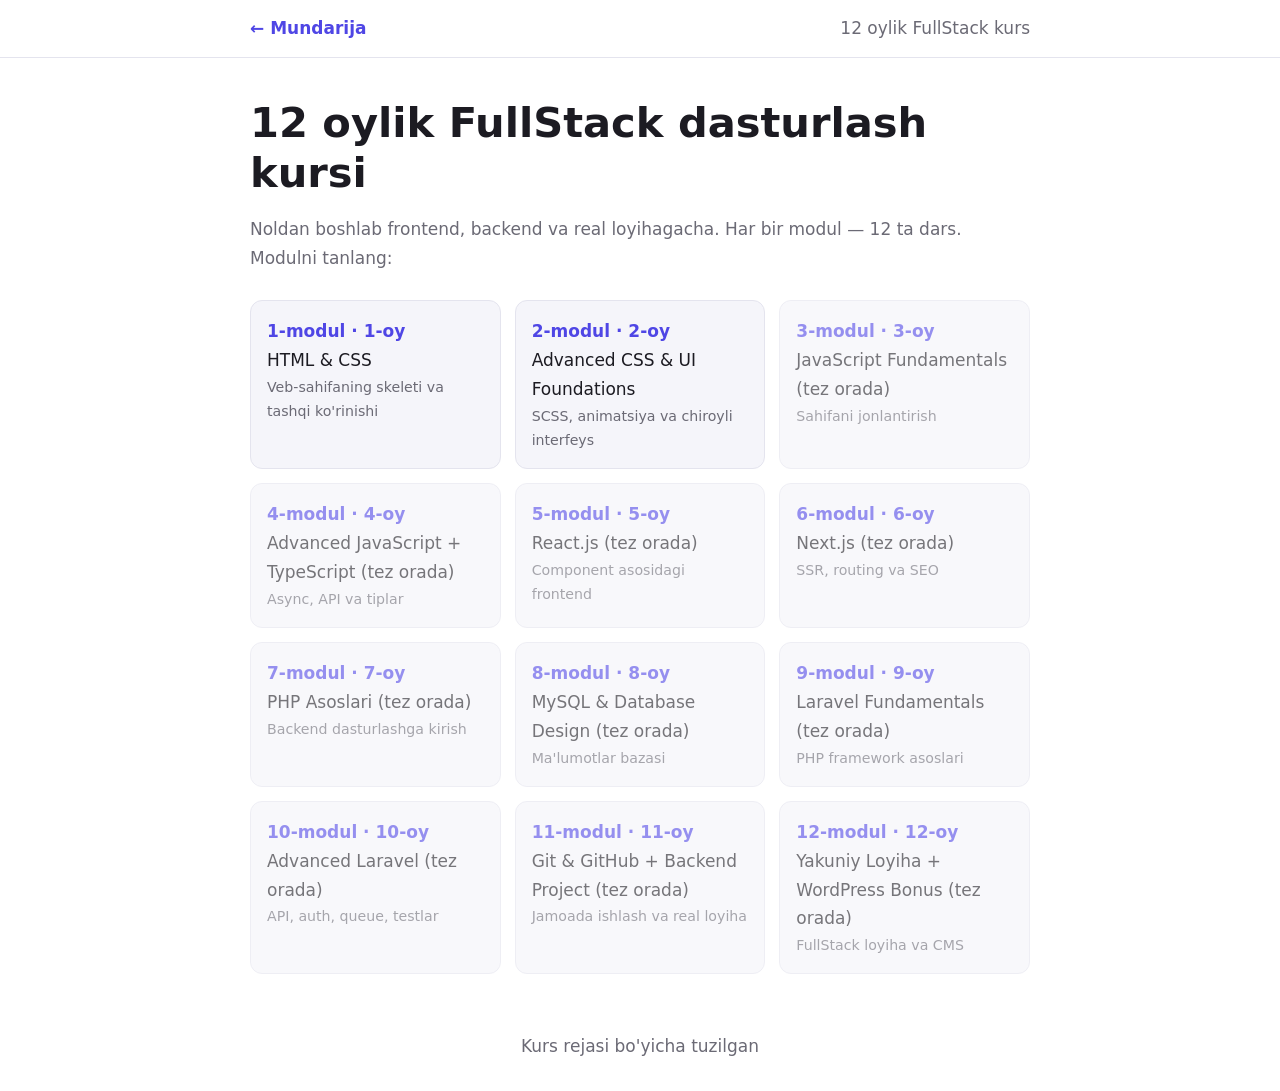
<file: index.html>
<!doctype html>
<html lang="uz">
    <head>
        <meta charset="UTF-8" />
        <meta name="viewport" content="width=device-width,initial-scale=1" />
        <title>12 oylik FullStack kursi</title>
        <link rel="stylesheet" href="./css/style.css" />
    </head>
    <body>
        <header class="top">
            <div class="wrap">
                <a href="index.html">← Mundarija</a
                ><span class="sub">12 oylik FullStack kurs</span>
            </div>
        </header>
        <div class="wrap">
            <h1>12 oylik FullStack dasturlash kursi</h1>
            <p class="sub">
                Noldan boshlab frontend, backend va real loyihagacha. Har bir
                modul — 12 ta dars. Modulni tanlang:
            </p>
            <div class="grid">
                <a class="card" href="modul-01.html"
                    ><b>1-modul · 1-oy</b><br />HTML &amp; CSS<small
                        >Veb-sahifaning skeleti va tashqi ko'rinishi</small
                    ></a
                ><a class="card" href="modul-02.html"
                    ><b>2-modul · 2-oy</b><br />Advanced CSS &amp; UI
                    Foundations<small
                        >SCSS, animatsiya va chiroyli interfeys</small
                    ></a
                ><a class="card soon" href="modul-03.html"
                    ><b>3-modul · 3-oy</b><br />JavaScript Fundamentals (tez
                    orada)<small>Sahifani jonlantirish</small></a
                ><a class="card soon" href="modul-04.html"
                    ><b>4-modul · 4-oy</b><br />Advanced JavaScript + TypeScript
                    (tez orada)<small>Async, API va tiplar</small></a
                ><a class="card soon" href="modul-05.html"
                    ><b>5-modul · 5-oy</b><br />React.js (tez orada)<small
                        >Component asosidagi frontend</small
                    ></a
                ><a class="card soon" href="modul-06.html"
                    ><b>6-modul · 6-oy</b><br />Next.js (tez orada)<small
                        >SSR, routing va SEO</small
                    ></a
                ><a class="card soon" href="modul-07.html"
                    ><b>7-modul · 7-oy</b><br />PHP Asoslari (tez orada)<small
                        >Backend dasturlashga kirish</small
                    ></a
                ><a class="card soon" href="modul-08.html"
                    ><b>8-modul · 8-oy</b><br />MySQL &amp; Database Design (tez
                    orada)<small>Ma'lumotlar bazasi</small></a
                ><a class="card soon" href="modul-09.html"
                    ><b>9-modul · 9-oy</b><br />Laravel Fundamentals (tez
                    orada)<small>PHP framework asoslari</small></a
                ><a class="card soon" href="modul-10.html"
                    ><b>10-modul · 10-oy</b><br />Advanced Laravel (tez
                    orada)<small>API, auth, queue, testlar</small></a
                ><a class="card soon" href="modul-11.html"
                    ><b>11-modul · 11-oy</b><br />Git &amp; GitHub + Backend
                    Project (tez orada)<small
                        >Jamoada ishlash va real loyiha</small
                    ></a
                ><a class="card soon" href="modul-12.html"
                    ><b>12-modul · 12-oy</b><br />Yakuniy Loyiha + WordPress
                    Bonus (tez orada)<small>FullStack loyiha va CMS</small></a
                >
            </div>
            <footer>Kurs rejasi bo'yicha tuzilgan</footer>
        </div>
    </body>
</html>
</file>
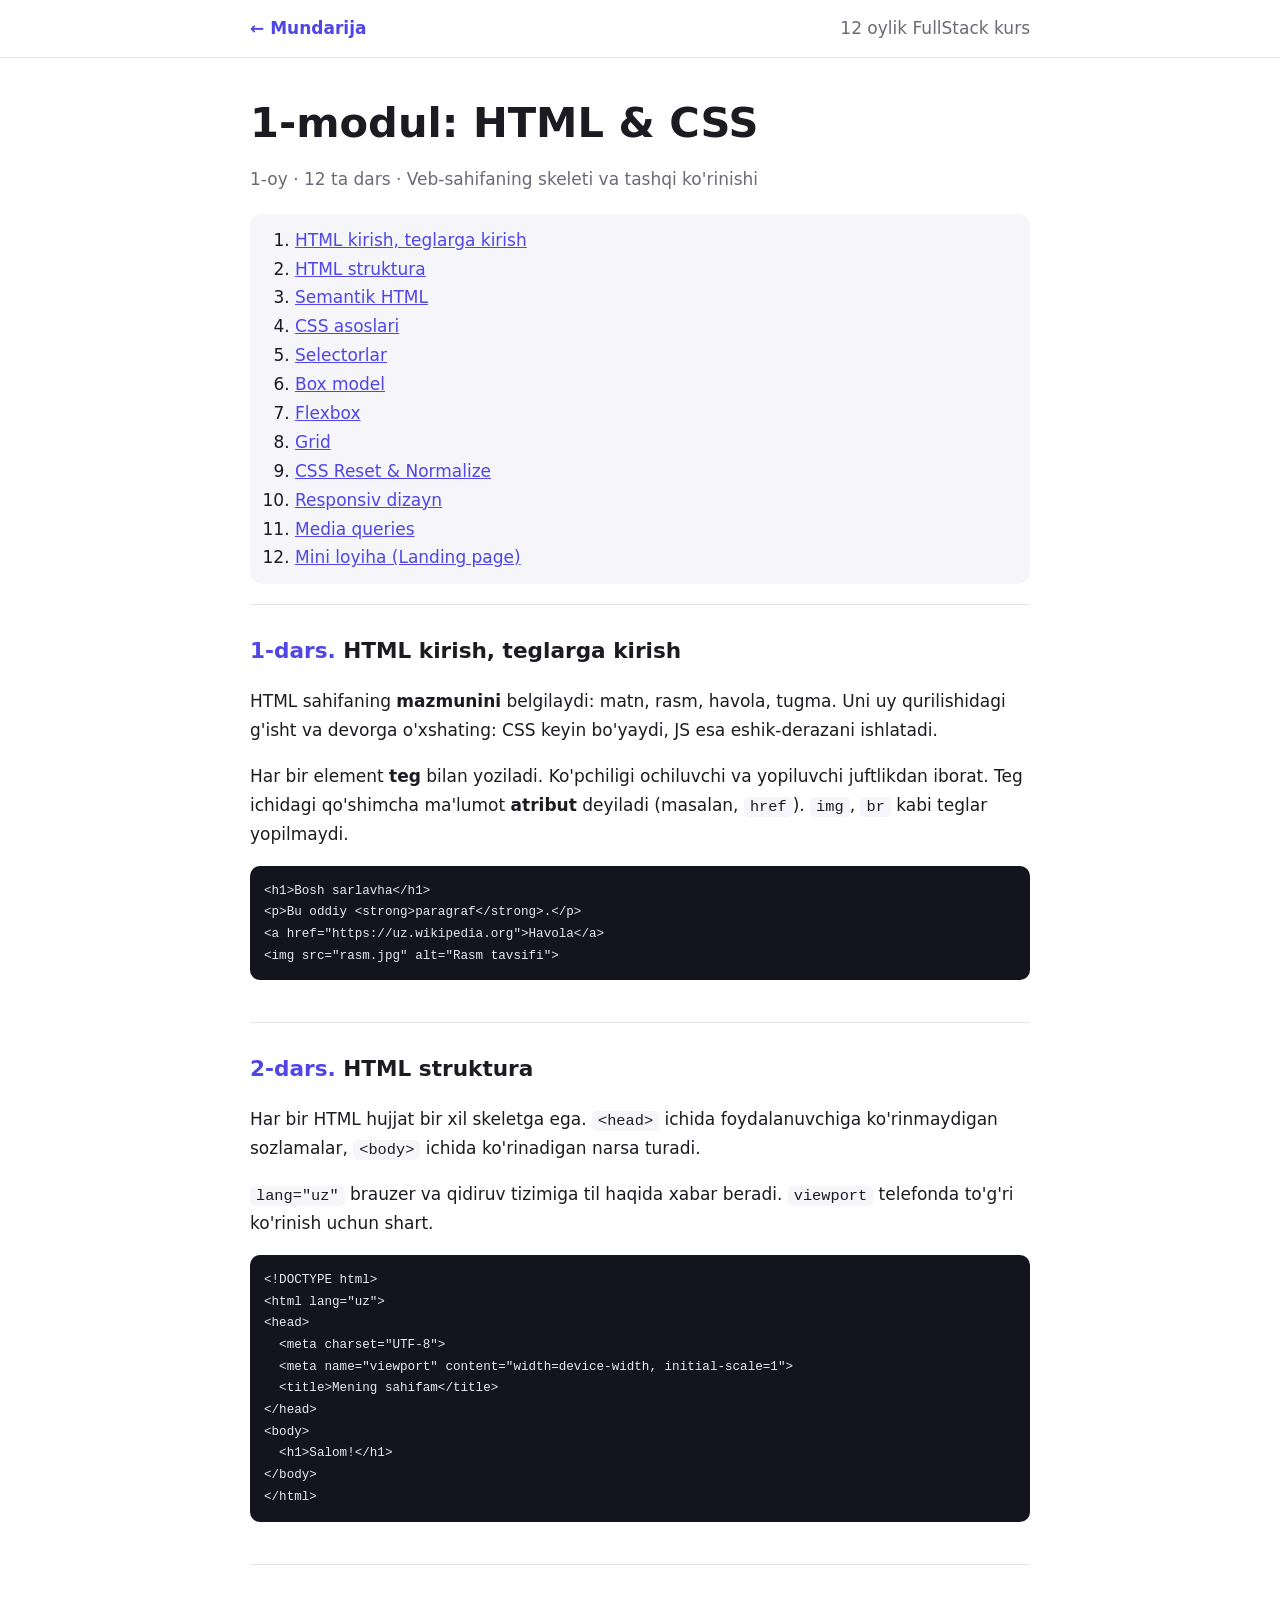
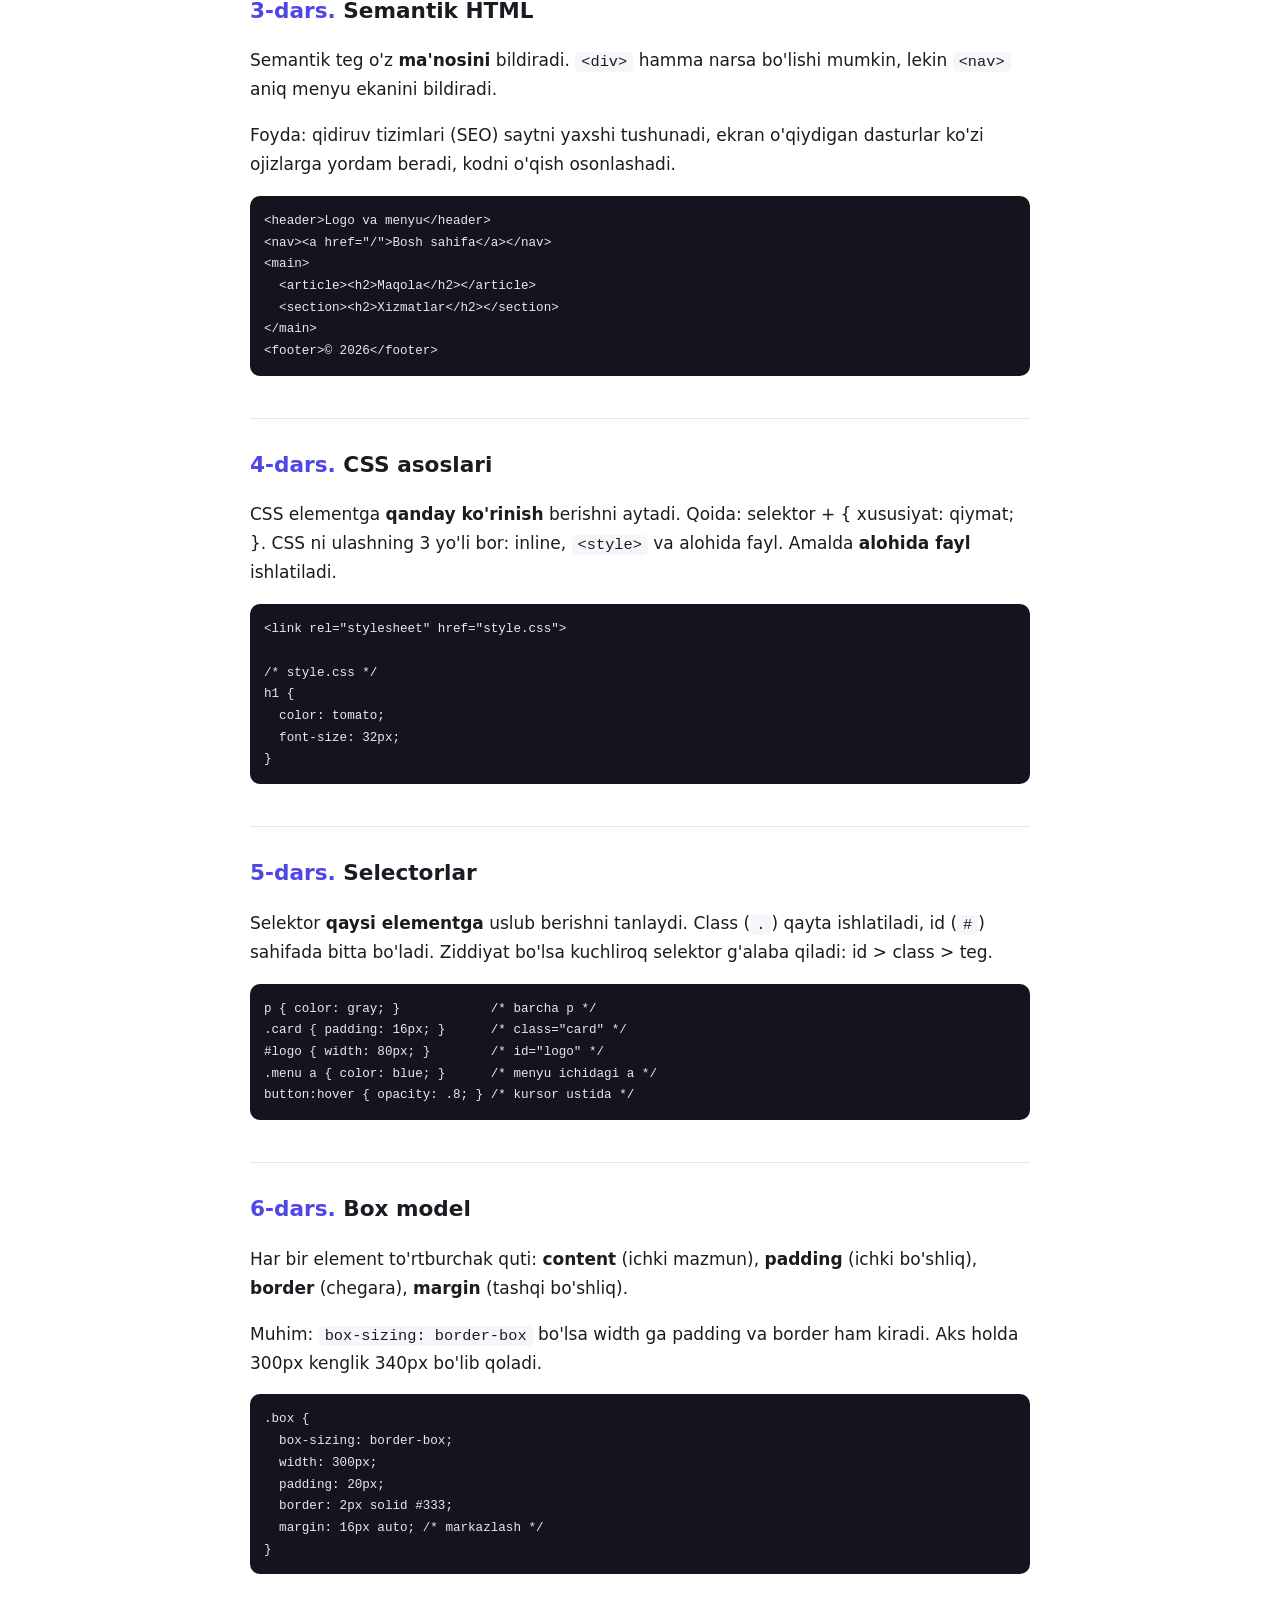
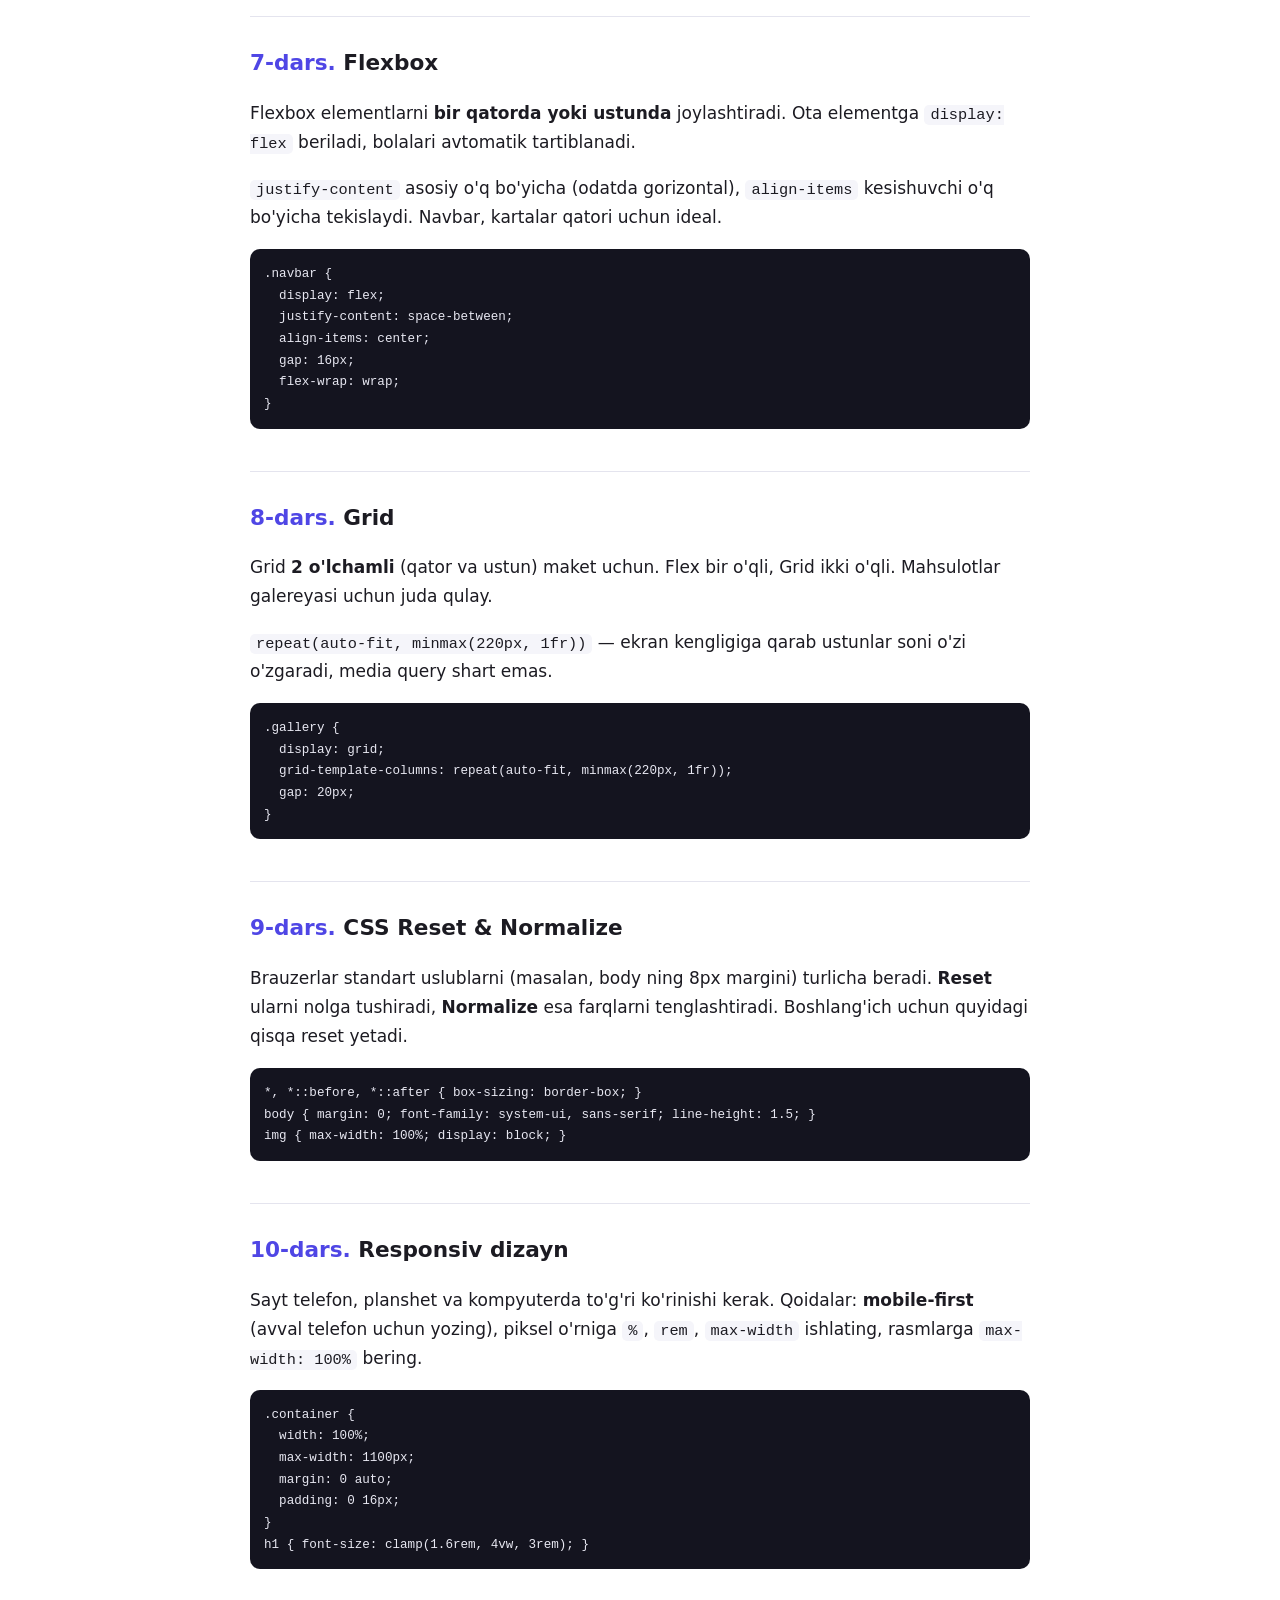
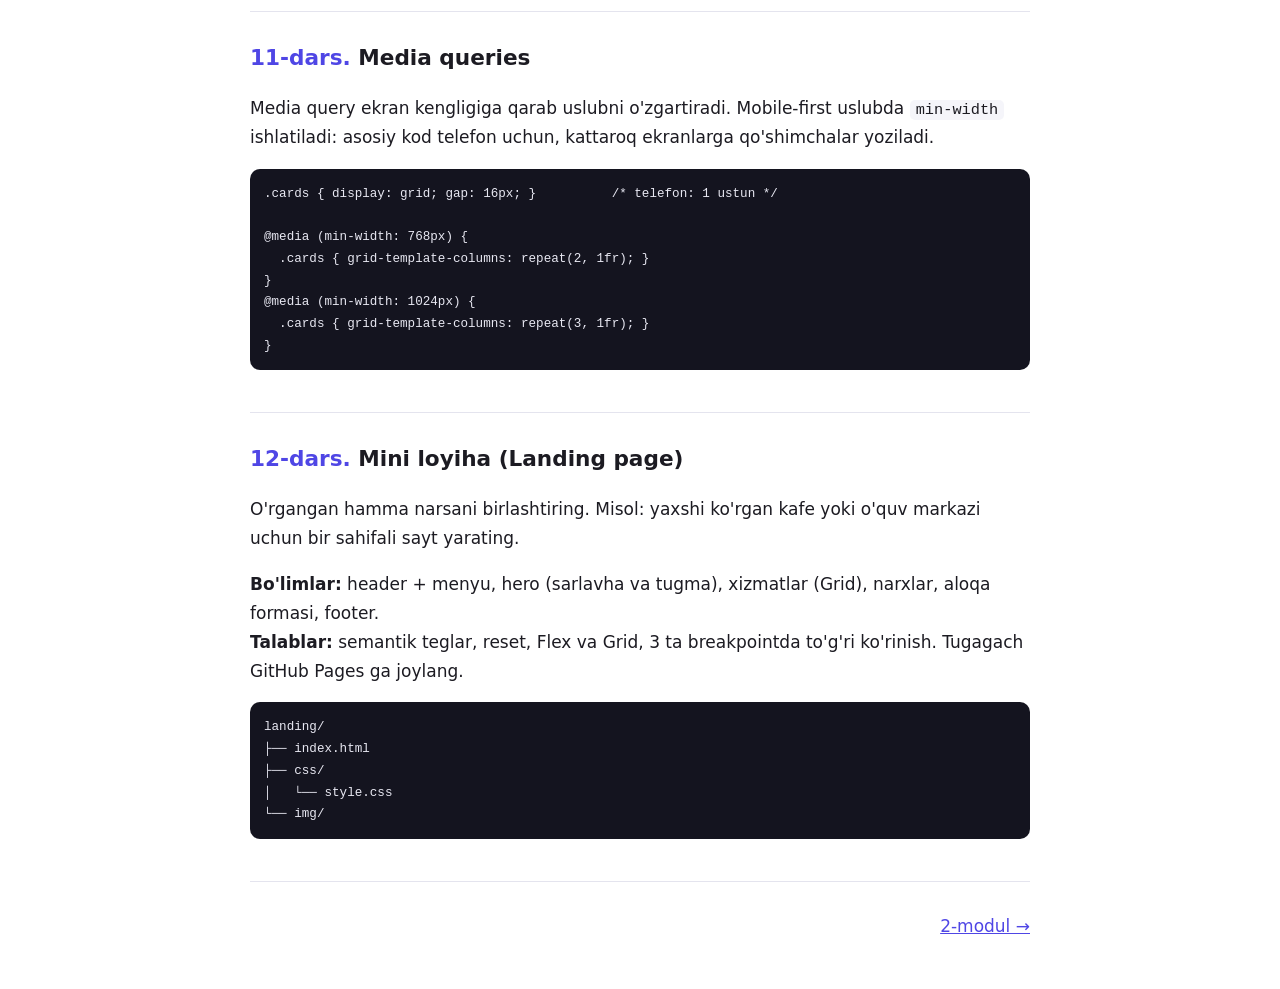
<file: modul-01.html>
<!doctype html>
<html lang="uz">
    <head>
        <meta charset="UTF-8" />
        <meta name="viewport" content="width=device-width,initial-scale=1" />
        <title>1-modul: HTML & CSS</title>
        <link rel="stylesheet" href="./css/style.css" />
    </head>
    <body>
        <header class="top">
            <div class="wrap">
                <a href="index.html">← Mundarija</a
                ><span class="sub">12 oylik FullStack kurs</span>
            </div>
        </header>
        <div class="wrap">
            <h1>1-modul: HTML &amp; CSS</h1>
            <p class="sub">
                1-oy · 12 ta dars · Veb-sahifaning skeleti va tashqi ko'rinishi
            </p>
            <ol class="toc">
                <li><a href="#d1">HTML kirish, teglarga kirish</a></li>
                <li><a href="#d2">HTML struktura</a></li>
                <li><a href="#d3">Semantik HTML</a></li>
                <li><a href="#d4">CSS asoslari</a></li>
                <li><a href="#d5">Selectorlar</a></li>
                <li><a href="#d6">Box model</a></li>
                <li><a href="#d7">Flexbox</a></li>
                <li><a href="#d8">Grid</a></li>
                <li><a href="#d9">CSS Reset &amp; Normalize</a></li>
                <li><a href="#d10">Responsiv dizayn</a></li>
                <li><a href="#d11">Media queries</a></li>
                <li><a href="#d12">Mini loyiha (Landing page)</a></li>
            </ol>
            <section class="lesson" id="d1">
                <h2>
                    <span class="n">1-dars.</span> HTML kirish, teglarga kirish
                </h2>
                <p>
                    HTML sahifaning <b>mazmunini</b> belgilaydi: matn, rasm,
                    havola, tugma. Uni uy qurilishidagi g'isht va devorga
                    o'xshating: CSS keyin bo'yaydi, JS esa eshik-derazani
                    ishlatadi.
                </p>
                <p>
                    Har bir element <b>teg</b> bilan yoziladi. Ko'pchiligi
                    ochiluvchi va yopiluvchi juftlikdan iborat. Teg ichidagi
                    qo'shimcha ma'lumot <b>atribut</b> deyiladi (masalan,
                    <code>href</code>). <code>img</code>, <code>br</code> kabi
                    teglar yopilmaydi.
                </p>
                <pre><code>&lt;h1&gt;Bosh sarlavha&lt;/h1&gt;
&lt;p&gt;Bu oddiy &lt;strong&gt;paragraf&lt;/strong&gt;.&lt;/p&gt;
&lt;a href=&quot;https://uz.wikipedia.org&quot;&gt;Havola&lt;/a&gt;
&lt;img src=&quot;rasm.jpg&quot; alt=&quot;Rasm tavsifi&quot;&gt;</code></pre>
            </section>
            <section class="lesson" id="d2">
                <h2><span class="n">2-dars.</span> HTML struktura</h2>
                <p>
                    Har bir HTML hujjat bir xil skeletga ega.
                    <code>&lt;head&gt;</code> ichida foydalanuvchiga
                    ko'rinmaydigan sozlamalar, <code>&lt;body&gt;</code> ichida
                    ko'rinadigan narsa turadi.
                </p>
                <p>
                    <code>lang="uz"</code> brauzer va qidiruv tizimiga til
                    haqida xabar beradi. <code>viewport</code> telefonda to'g'ri
                    ko'rinish uchun shart.
                </p>
                <pre><code>&lt;!DOCTYPE html&gt;
&lt;html lang=&quot;uz&quot;&gt;
&lt;head&gt;
  &lt;meta charset=&quot;UTF-8&quot;&gt;
  &lt;meta name=&quot;viewport&quot; content=&quot;width=device-width, initial-scale=1&quot;&gt;
  &lt;title&gt;Mening sahifam&lt;/title&gt;
&lt;/head&gt;
&lt;body&gt;
  &lt;h1&gt;Salom!&lt;/h1&gt;
&lt;/body&gt;
&lt;/html&gt;</code></pre>
            </section>
            <section class="lesson" id="d3">
                <h2><span class="n">3-dars.</span> Semantik HTML</h2>
                <p>
                    Semantik teg o'z <b>ma'nosini</b> bildiradi.
                    <code>&lt;div&gt;</code> hamma narsa bo'lishi mumkin, lekin
                    <code>&lt;nav&gt;</code> aniq menyu ekanini bildiradi.
                </p>
                <p>
                    Foyda: qidiruv tizimlari (SEO) saytni yaxshi tushunadi,
                    ekran o'qiydigan dasturlar ko'zi ojizlarga yordam beradi,
                    kodni o'qish osonlashadi.
                </p>
                <pre><code>&lt;header&gt;Logo va menyu&lt;/header&gt;
&lt;nav&gt;&lt;a href=&quot;/&quot;&gt;Bosh sahifa&lt;/a&gt;&lt;/nav&gt;
&lt;main&gt;
  &lt;article&gt;&lt;h2&gt;Maqola&lt;/h2&gt;&lt;/article&gt;
  &lt;section&gt;&lt;h2&gt;Xizmatlar&lt;/h2&gt;&lt;/section&gt;
&lt;/main&gt;
&lt;footer&gt;© 2026&lt;/footer&gt;</code></pre>
            </section>
            <section class="lesson" id="d4">
                <h2><span class="n">4-dars.</span> CSS asoslari</h2>
                <p>
                    CSS elementga <b>qanday ko'rinish</b> berishni aytadi.
                    Qoida: selektor + { xususiyat: qiymat; }. CSS ni ulashning 3
                    yo'li bor: inline, <code>&lt;style&gt;</code> va alohida
                    fayl. Amalda <b>alohida fayl</b> ishlatiladi.
                </p>
                <pre><code>&lt;link rel=&quot;stylesheet&quot; href=&quot;style.css&quot;&gt;

/* style.css */
h1 {
  color: tomato;
  font-size: 32px;
}</code></pre>
            </section>
            <section class="lesson" id="d5">
                <h2><span class="n">5-dars.</span> Selectorlar</h2>
                <p>
                    Selektor <b>qaysi elementga</b> uslub berishni tanlaydi.
                    Class (<code>.</code>) qayta ishlatiladi, id
                    (<code>#</code>) sahifada bitta bo'ladi. Ziddiyat bo'lsa
                    kuchliroq selektor g'alaba qiladi: id &gt; class &gt; teg.
                </p>
                <pre><code>p { color: gray; }            /* barcha p */
.card { padding: 16px; }      /* class=&quot;card&quot; */
#logo { width: 80px; }        /* id=&quot;logo&quot; */
.menu a { color: blue; }      /* menyu ichidagi a */
button:hover { opacity: .8; } /* kursor ustida */</code></pre>
            </section>
            <section class="lesson" id="d6">
                <h2><span class="n">6-dars.</span> Box model</h2>
                <p>
                    Har bir element to'rtburchak quti: <b>content</b> (ichki
                    mazmun), <b>padding</b> (ichki bo'shliq),
                    <b>border</b> (chegara), <b>margin</b> (tashqi bo'shliq).
                </p>
                <p>
                    Muhim: <code>box-sizing: border-box</code> bo'lsa width ga
                    padding va border ham kiradi. Aks holda 300px kenglik 340px
                    bo'lib qoladi.
                </p>
                <pre><code>.box {
  box-sizing: border-box;
  width: 300px;
  padding: 20px;
  border: 2px solid #333;
  margin: 16px auto; /* markazlash */
}</code></pre>
            </section>
            <section class="lesson" id="d7">
                <h2><span class="n">7-dars.</span> Flexbox</h2>
                <p>
                    Flexbox elementlarni
                    <b>bir qatorda yoki ustunda</b> joylashtiradi. Ota elementga
                    <code>display: flex</code> beriladi, bolalari avtomatik
                    tartiblanadi.
                </p>
                <p>
                    <code>justify-content</code> asosiy o'q bo'yicha (odatda
                    gorizontal), <code>align-items</code> kesishuvchi o'q
                    bo'yicha tekislaydi. Navbar, kartalar qatori uchun ideal.
                </p>
                <pre><code>.navbar {
  display: flex;
  justify-content: space-between;
  align-items: center;
  gap: 16px;
  flex-wrap: wrap;
}</code></pre>
            </section>
            <section class="lesson" id="d8">
                <h2><span class="n">8-dars.</span> Grid</h2>
                <p>
                    Grid <b>2 o'lchamli</b> (qator va ustun) maket uchun. Flex
                    bir o'qli, Grid ikki o'qli. Mahsulotlar galereyasi uchun
                    juda qulay.
                </p>
                <p>
                    <code>repeat(auto-fit, minmax(220px, 1fr))</code> — ekran
                    kengligiga qarab ustunlar soni o'zi o'zgaradi, media query
                    shart emas.
                </p>
                <pre><code>.gallery {
  display: grid;
  grid-template-columns: repeat(auto-fit, minmax(220px, 1fr));
  gap: 20px;
}</code></pre>
            </section>
            <section class="lesson" id="d9">
                <h2>
                    <span class="n">9-dars.</span> CSS Reset &amp; Normalize
                </h2>
                <p>
                    Brauzerlar standart uslublarni (masalan, body ning 8px
                    margini) turlicha beradi. <b>Reset</b> ularni nolga
                    tushiradi, <b>Normalize</b> esa farqlarni tenglashtiradi.
                    Boshlang'ich uchun quyidagi qisqa reset yetadi.
                </p>
                <pre><code>*, *::before, *::after { box-sizing: border-box; }
body { margin: 0; font-family: system-ui, sans-serif; line-height: 1.5; }
img { max-width: 100%; display: block; }</code></pre>
            </section>
            <section class="lesson" id="d10">
                <h2><span class="n">10-dars.</span> Responsiv dizayn</h2>
                <p>
                    Sayt telefon, planshet va kompyuterda to'g'ri ko'rinishi
                    kerak. Qoidalar: <b>mobile-first</b> (avval telefon uchun
                    yozing), piksel o'rniga <code>%</code>, <code>rem</code>,
                    <code>max-width</code> ishlating, rasmlarga
                    <code>max-width: 100%</code> bering.
                </p>
                <pre><code>.container {
  width: 100%;
  max-width: 1100px;
  margin: 0 auto;
  padding: 0 16px;
}
h1 { font-size: clamp(1.6rem, 4vw, 3rem); }</code></pre>
            </section>
            <section class="lesson" id="d11">
                <h2><span class="n">11-dars.</span> Media queries</h2>
                <p>
                    Media query ekran kengligiga qarab uslubni o'zgartiradi.
                    Mobile-first uslubda <code>min-width</code> ishlatiladi:
                    asosiy kod telefon uchun, kattaroq ekranlarga qo'shimchalar
                    yoziladi.
                </p>
                <pre><code>.cards { display: grid; gap: 16px; }          /* telefon: 1 ustun */

@media (min-width: 768px) {
  .cards { grid-template-columns: repeat(2, 1fr); }
}
@media (min-width: 1024px) {
  .cards { grid-template-columns: repeat(3, 1fr); }
}</code></pre>
            </section>
            <section class="lesson" id="d12">
                <h2>
                    <span class="n">12-dars.</span> Mini loyiha (Landing page)
                </h2>
                <p>
                    O'rgangan hamma narsani birlashtiring. Misol: yaxshi ko'rgan
                    kafe yoki o'quv markazi uchun bir sahifali sayt yarating.
                </p>
                <p>
                    <b>Bo'limlar:</b> header + menyu, hero (sarlavha va tugma),
                    xizmatlar (Grid), narxlar, aloqa formasi, footer.<br /><b
                        >Talablar:</b
                    >
                    semantik teglar, reset, Flex va Grid, 3 ta breakpointda
                    to'g'ri ko'rinish. Tugagach GitHub Pages ga joylang.
                </p>
                <pre><code>landing/
├── index.html
├── css/
│   └── style.css
└── img/</code></pre>
            </section>
            <div class="nav">
                <span></span><a href="modul-02.html">2-modul →</a>
            </div>
        </div>
    </body>
</html>
</file>
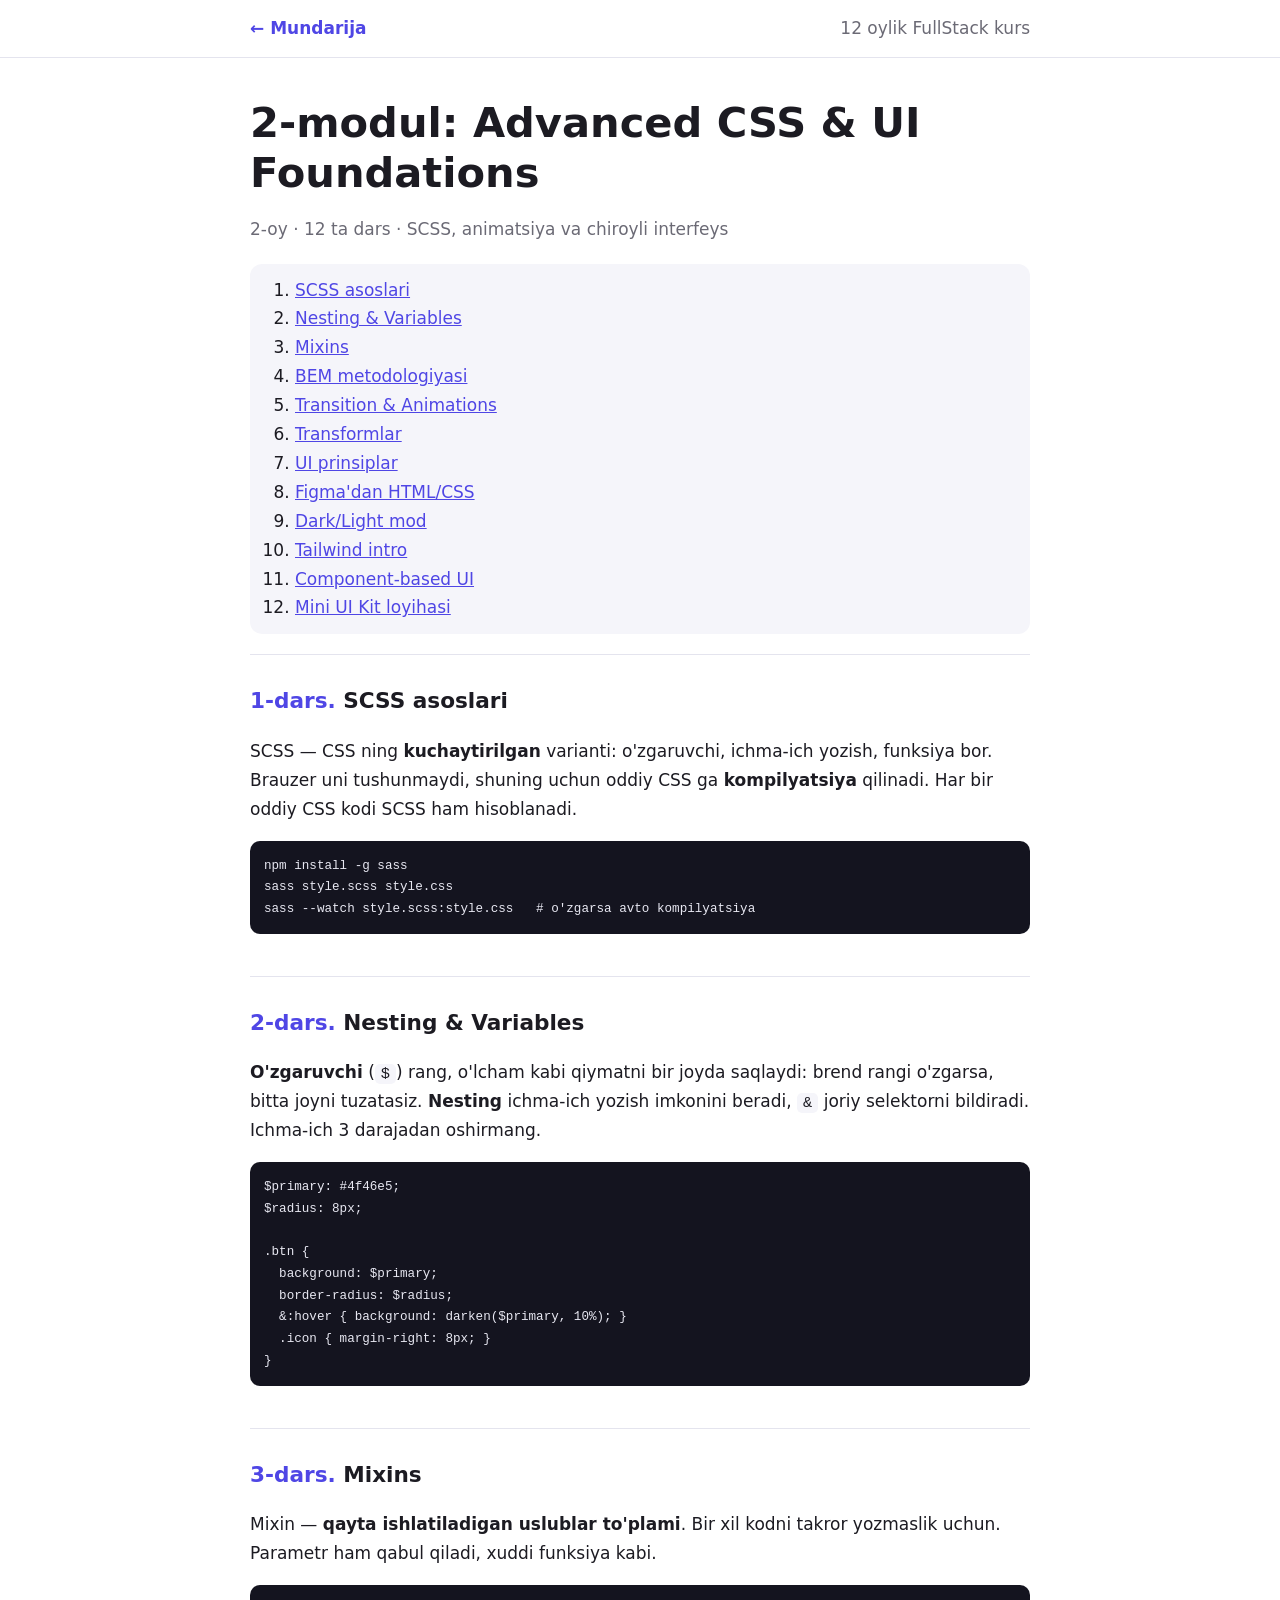
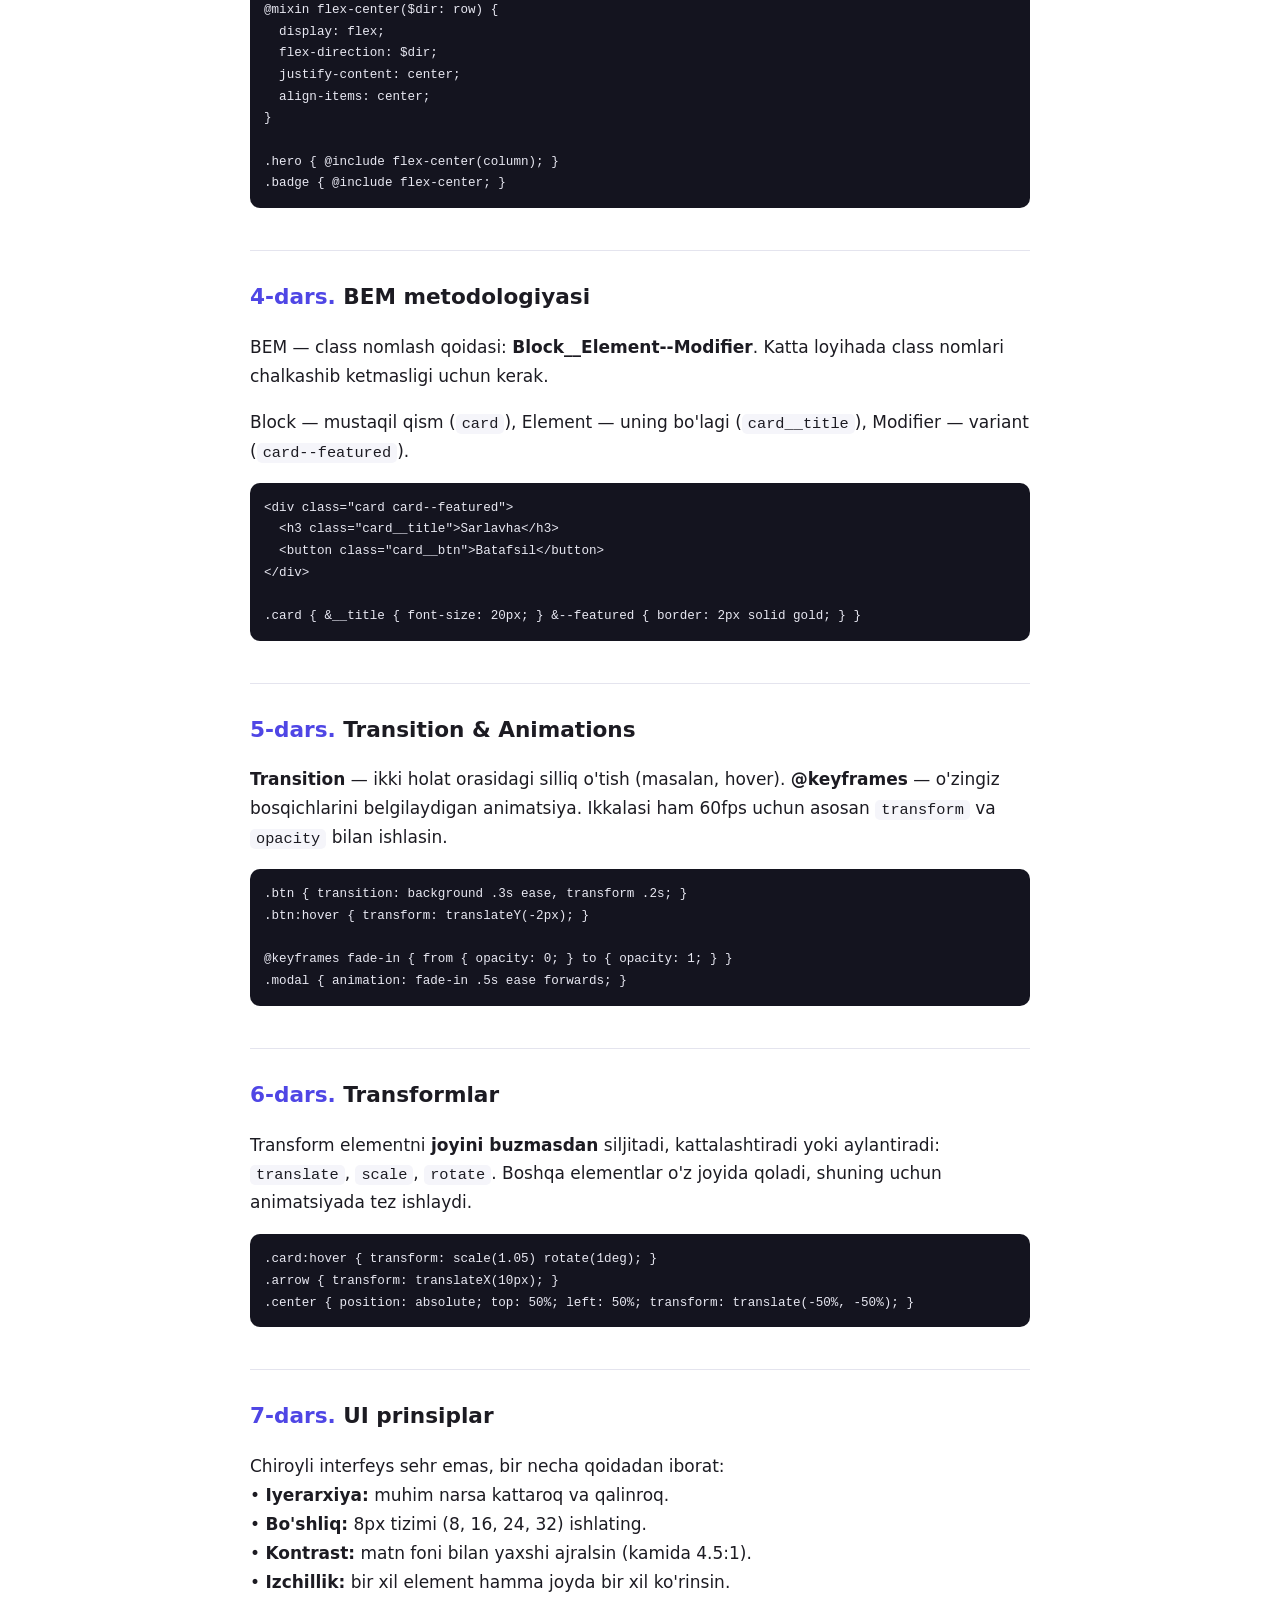
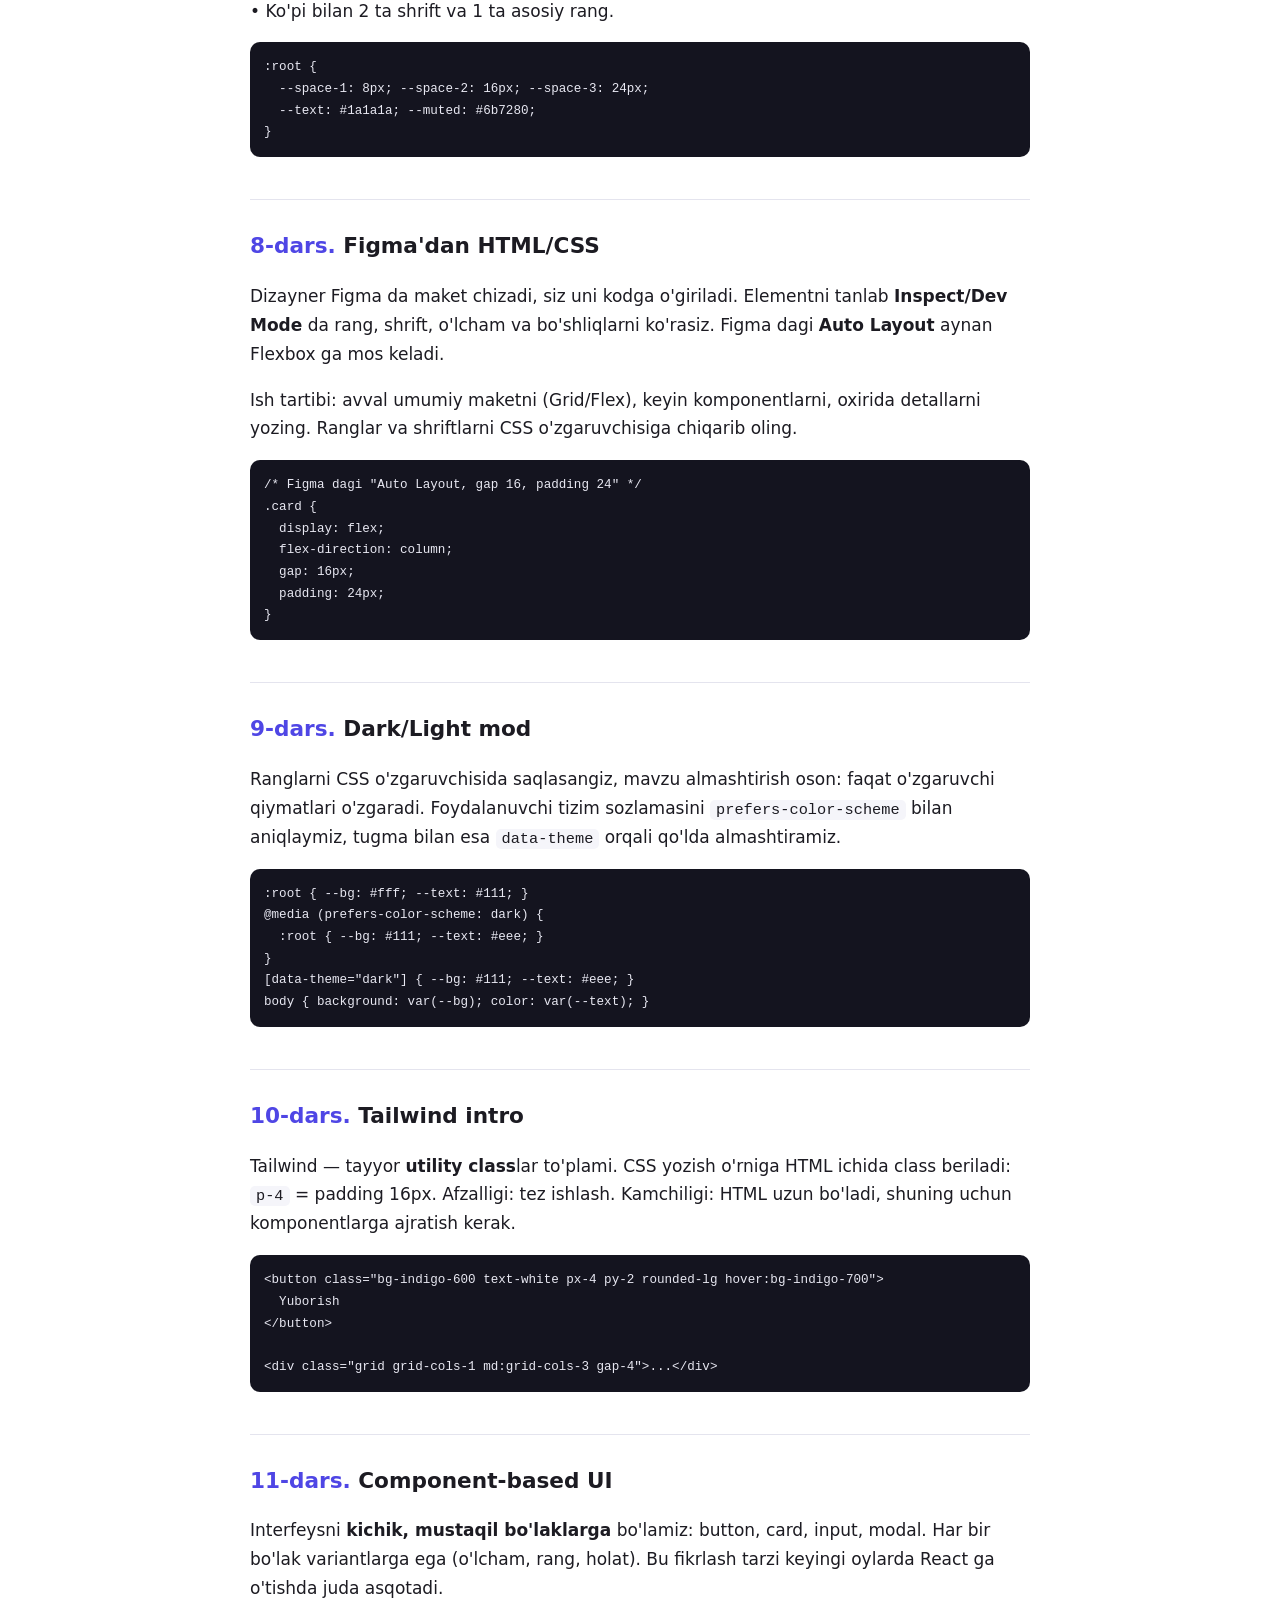
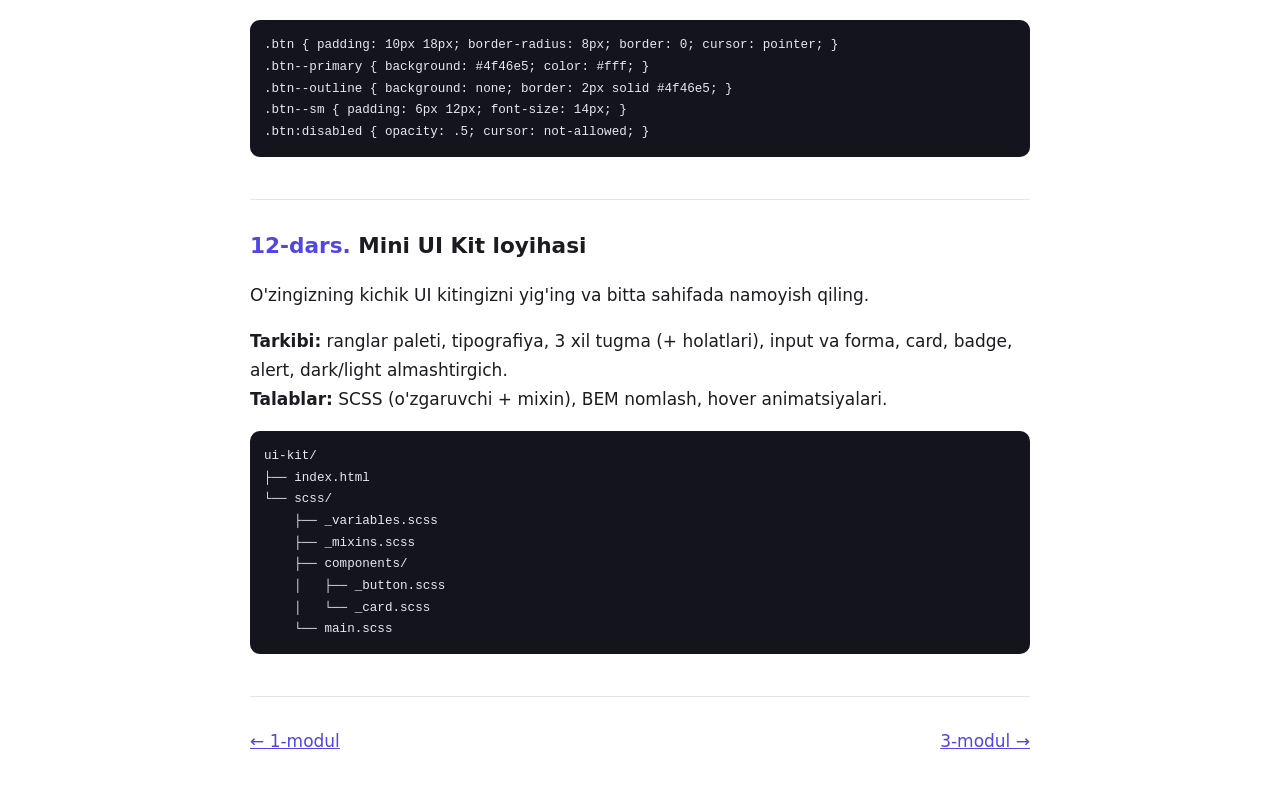
<file: modul-02.html>
<!doctype html>
<html lang="uz">
    <head>
        <meta charset="UTF-8" />
        <meta name="viewport" content="width=device-width,initial-scale=1" />
        <title>2-modul: Advanced CSS & UI Foundations</title>
        <link rel="stylesheet" href="./css/style.css" />
    </head>
    <body>
        <header class="top">
            <div class="wrap">
                <a href="index.html">← Mundarija</a
                ><span class="sub">12 oylik FullStack kurs</span>
            </div>
        </header>
        <div class="wrap">
            <h1>2-modul: Advanced CSS &amp; UI Foundations</h1>
            <p class="sub">
                2-oy · 12 ta dars · SCSS, animatsiya va chiroyli interfeys
            </p>
            <ol class="toc">
                <li><a href="#d1">SCSS asoslari</a></li>
                <li><a href="#d2">Nesting &amp; Variables</a></li>
                <li><a href="#d3">Mixins</a></li>
                <li><a href="#d4">BEM metodologiyasi</a></li>
                <li><a href="#d5">Transition &amp; Animations</a></li>
                <li><a href="#d6">Transformlar</a></li>
                <li><a href="#d7">UI prinsiplar</a></li>
                <li><a href="#d8">Figma&#x27;dan HTML/CSS</a></li>
                <li><a href="#d9">Dark/Light mod</a></li>
                <li><a href="#d10">Tailwind intro</a></li>
                <li><a href="#d11">Component-based UI</a></li>
                <li><a href="#d12">Mini UI Kit loyihasi</a></li>
            </ol>
            <section class="lesson" id="d1">
                <h2><span class="n">1-dars.</span> SCSS asoslari</h2>
                <p>
                    SCSS — CSS ning <b>kuchaytirilgan</b> varianti: o'zgaruvchi,
                    ichma-ich yozish, funksiya bor. Brauzer uni tushunmaydi,
                    shuning uchun oddiy CSS ga <b>kompilyatsiya</b> qilinadi.
                    Har bir oddiy CSS kodi SCSS ham hisoblanadi.
                </p>
                <pre><code>npm install -g sass
sass style.scss style.css
sass --watch style.scss:style.css   # o&#x27;zgarsa avto kompilyatsiya</code></pre>
            </section>
            <section class="lesson" id="d2">
                <h2><span class="n">2-dars.</span> Nesting &amp; Variables</h2>
                <p>
                    <b>O'zgaruvchi</b> (<code>$</code>) rang, o'lcham kabi
                    qiymatni bir joyda saqlaydi: brend rangi o'zgarsa, bitta
                    joyni tuzatasiz. <b>Nesting</b> ichma-ich yozish imkonini
                    beradi, <code>&amp;</code> joriy selektorni bildiradi.
                    Ichma-ich 3 darajadan oshirmang.
                </p>
                <pre><code>$primary: #4f46e5;
$radius: 8px;

.btn {
  background: $primary;
  border-radius: $radius;
  &amp;:hover { background: darken($primary, 10%); }
  .icon { margin-right: 8px; }
}</code></pre>
            </section>
            <section class="lesson" id="d3">
                <h2><span class="n">3-dars.</span> Mixins</h2>
                <p>
                    Mixin — <b>qayta ishlatiladigan uslublar to'plami</b>. Bir
                    xil kodni takror yozmaslik uchun. Parametr ham qabul qiladi,
                    xuddi funksiya kabi.
                </p>
                <pre><code>@mixin flex-center($dir: row) {
  display: flex;
  flex-direction: $dir;
  justify-content: center;
  align-items: center;
}

.hero { @include flex-center(column); }
.badge { @include flex-center; }</code></pre>
            </section>
            <section class="lesson" id="d4">
                <h2><span class="n">4-dars.</span> BEM metodologiyasi</h2>
                <p>
                    BEM — class nomlash qoidasi:
                    <b>Block__Element--Modifier</b>. Katta loyihada class
                    nomlari chalkashib ketmasligi uchun kerak.
                </p>
                <p>
                    Block — mustaqil qism (<code>card</code>), Element — uning
                    bo'lagi (<code>card__title</code>), Modifier — variant
                    (<code>card--featured</code>).
                </p>
                <pre><code>&lt;div class=&quot;card card--featured&quot;&gt;
  &lt;h3 class=&quot;card__title&quot;&gt;Sarlavha&lt;/h3&gt;
  &lt;button class=&quot;card__btn&quot;&gt;Batafsil&lt;/button&gt;
&lt;/div&gt;

.card { &amp;__title { font-size: 20px; } &amp;--featured { border: 2px solid gold; } }</code></pre>
            </section>
            <section class="lesson" id="d5">
                <h2>
                    <span class="n">5-dars.</span> Transition &amp; Animations
                </h2>
                <p>
                    <b>Transition</b> — ikki holat orasidagi silliq o'tish
                    (masalan, hover). <b>@keyframes</b> — o'zingiz bosqichlarini
                    belgilaydigan animatsiya. Ikkalasi ham 60fps uchun asosan
                    <code>transform</code> va <code>opacity</code> bilan
                    ishlasin.
                </p>
                <pre><code>.btn { transition: background .3s ease, transform .2s; }
.btn:hover { transform: translateY(-2px); }

@keyframes fade-in { from { opacity: 0; } to { opacity: 1; } }
.modal { animation: fade-in .5s ease forwards; }</code></pre>
            </section>
            <section class="lesson" id="d6">
                <h2><span class="n">6-dars.</span> Transformlar</h2>
                <p>
                    Transform elementni <b>joyini buzmasdan</b> siljitadi,
                    kattalashtiradi yoki aylantiradi: <code>translate</code>,
                    <code>scale</code>, <code>rotate</code>. Boshqa elementlar
                    o'z joyida qoladi, shuning uchun animatsiyada tez ishlaydi.
                </p>
                <pre><code>.card:hover { transform: scale(1.05) rotate(1deg); }
.arrow { transform: translateX(10px); }
.center { position: absolute; top: 50%; left: 50%; transform: translate(-50%, -50%); }</code></pre>
            </section>
            <section class="lesson" id="d7">
                <h2><span class="n">7-dars.</span> UI prinsiplar</h2>
                <p>
                    Chiroyli interfeys sehr emas, bir necha qoidadan iborat:<br />•
                    <b>Iyerarxiya:</b> muhim narsa kattaroq va qalinroq.<br />•
                    <b>Bo'shliq:</b> 8px tizimi (8, 16, 24, 32) ishlating.<br />•
                    <b>Kontrast:</b> matn foni bilan yaxshi ajralsin (kamida
                    4.5:1).<br />• <b>Izchillik:</b> bir xil element hamma joyda
                    bir xil ko'rinsin.<br />• Ko'pi bilan 2 ta shrift va 1 ta
                    asosiy rang.
                </p>
                <pre><code>:root {
  --space-1: 8px; --space-2: 16px; --space-3: 24px;
  --text: #1a1a1a; --muted: #6b7280;
}</code></pre>
            </section>
            <section class="lesson" id="d8">
                <h2><span class="n">8-dars.</span> Figma&#x27;dan HTML/CSS</h2>
                <p>
                    Dizayner Figma da maket chizadi, siz uni kodga o'giriladi.
                    Elementni tanlab <b>Inspect/Dev Mode</b> da rang, shrift,
                    o'lcham va bo'shliqlarni ko'rasiz. Figma dagi
                    <b>Auto Layout</b> aynan Flexbox ga mos keladi.
                </p>
                <p>
                    Ish tartibi: avval umumiy maketni (Grid/Flex), keyin
                    komponentlarni, oxirida detallarni yozing. Ranglar va
                    shriftlarni CSS o'zgaruvchisiga chiqarib oling.
                </p>
                <pre><code>/* Figma dagi &quot;Auto Layout, gap 16, padding 24&quot; */
.card {
  display: flex;
  flex-direction: column;
  gap: 16px;
  padding: 24px;
}</code></pre>
            </section>
            <section class="lesson" id="d9">
                <h2><span class="n">9-dars.</span> Dark/Light mod</h2>
                <p>
                    Ranglarni CSS o'zgaruvchisida saqlasangiz, mavzu
                    almashtirish oson: faqat o'zgaruvchi qiymatlari o'zgaradi.
                    Foydalanuvchi tizim sozlamasini
                    <code>prefers-color-scheme</code> bilan aniqlaymiz, tugma
                    bilan esa <code>data-theme</code> orqali qo'lda
                    almashtiramiz.
                </p>
                <pre><code>:root { --bg: #fff; --text: #111; }
@media (prefers-color-scheme: dark) {
  :root { --bg: #111; --text: #eee; }
}
[data-theme=&quot;dark&quot;] { --bg: #111; --text: #eee; }
body { background: var(--bg); color: var(--text); }</code></pre>
            </section>
            <section class="lesson" id="d10">
                <h2><span class="n">10-dars.</span> Tailwind intro</h2>
                <p>
                    Tailwind — tayyor <b>utility class</b>lar to'plami. CSS
                    yozish o'rniga HTML ichida class beriladi:
                    <code>p-4</code> = padding 16px. Afzalligi: tez ishlash.
                    Kamchiligi: HTML uzun bo'ladi, shuning uchun komponentlarga
                    ajratish kerak.
                </p>
                <pre><code>&lt;button class=&quot;bg-indigo-600 text-white px-4 py-2 rounded-lg hover:bg-indigo-700&quot;&gt;
  Yuborish
&lt;/button&gt;

&lt;div class=&quot;grid grid-cols-1 md:grid-cols-3 gap-4&quot;&gt;...&lt;/div&gt;</code></pre>
            </section>
            <section class="lesson" id="d11">
                <h2><span class="n">11-dars.</span> Component-based UI</h2>
                <p>
                    Interfeysni <b>kichik, mustaqil bo'laklarga</b> bo'lamiz:
                    button, card, input, modal. Har bir bo'lak variantlarga ega
                    (o'lcham, rang, holat). Bu fikrlash tarzi keyingi oylarda
                    React ga o'tishda juda asqotadi.
                </p>
                <pre><code>.btn { padding: 10px 18px; border-radius: 8px; border: 0; cursor: pointer; }
.btn--primary { background: #4f46e5; color: #fff; }
.btn--outline { background: none; border: 2px solid #4f46e5; }
.btn--sm { padding: 6px 12px; font-size: 14px; }
.btn:disabled { opacity: .5; cursor: not-allowed; }</code></pre>
            </section>
            <section class="lesson" id="d12">
                <h2><span class="n">12-dars.</span> Mini UI Kit loyihasi</h2>
                <p>
                    O'zingizning kichik UI kitingizni yig'ing va bitta sahifada
                    namoyish qiling.
                </p>
                <p>
                    <b>Tarkibi:</b> ranglar paleti, tipografiya, 3 xil tugma (+
                    holatlari), input va forma, card, badge, alert, dark/light
                    almashtirgich.<br /><b>Talablar:</b> SCSS (o'zgaruvchi +
                    mixin), BEM nomlash, hover animatsiyalari.
                </p>
                <pre><code>ui-kit/
├── index.html
└── scss/
    ├── _variables.scss
    ├── _mixins.scss
    ├── components/
    │   ├── _button.scss
    │   └── _card.scss
    └── main.scss</code></pre>
            </section>
            <div class="nav">
                <a href="modul-01.html">← 1-modul</a
                ><a href="modul-03.html">3-modul →</a>
            </div>
        </div>
    </body>
</html>
</file>
<file: css/style.css>
* {
    box-sizing: border-box
}

:root {
    --bg: #fff;
    --fg: #1c1b22;
    --mut: #6b6a75;
    --ac: #4f46e5;
    --card: #f5f5fa;
    --bd: #e4e4ee;
    --code: #14141f
}

@media(prefers-color-scheme:dark) {
    :root {
        --bg: #121218;
        --fg: #ececf3;
        --mut: #9a99a8;
        --ac: #8b85ff;
        --card: #1b1b24;
        --bd: #2c2c3a
    }
}

body {
    margin: 0;
    background: var(--bg);
    color: var(--fg);
    font: 17px/1.7 system-ui, sans-serif
}

a {
    color: var(--ac)
}

.wrap {
    max-width: 820px;
    margin: 0 auto;
    padding: 0 20px
}

header.top {
    border-bottom: 1px solid var(--bd);
    padding: 14px 0
}

header.top .wrap {
    display: flex;
    justify-content: space-between;
    gap: 12px;
    flex-wrap: wrap
}

header.top a {
    text-decoration: none;
    font-weight: 600
}

h1 {
    font-size: clamp(1.8rem, 5vw, 2.6rem);
    line-height: 1.2;
    margin: 40px 0 8px
}

h2 {
    margin: 0 0 8px;
    font-size: 1.35rem
}

.sub {
    color: var(--mut)
}

.grid {
    display: grid;
    grid-template-columns: repeat(auto-fit, minmax(240px, 1fr));
    gap: 14px;
    margin: 28px 0
}

.card {
    display: block;
    background: var(--card);
    border: 1px solid var(--bd);
    border-radius: 12px;
    padding: 16px;
    text-decoration: none;
    color: inherit;
    transition: transform .2s
}

.card:hover {
    transform: translateY(-3px)
}

.card b {
    color: var(--ac)
}

.card small {
    color: var(--mut);
    display: block
}

.soon {
    opacity: .6
}

.toc {
    background: var(--card);
    border-radius: 12px;
    padding: 12px 45px;
    margin: 20px 0
}

.lesson {
    border-top: 1px solid var(--bd);
    padding: 28px 0
}

.n {
    color: var(--ac);
    font-weight: 700
}

pre {
    background: var(--code);
    color: #e8e8f2;
    padding: 14px;
    border-radius: 10px;
    overflow-x: auto;
    font-size: 14px;
    line-height: 1.55
}

code {
    background: var(--card);
    padding: 1px 6px;
    border-radius: 5px;
    font-size: .9em
}

pre code {
    background: none;
    padding: 0
}

.nav {
    display: flex;
    justify-content: space-between;
    gap: 10px;
    padding: 30px 0 50px;
    border-top: 1px solid var(--bd)
}

footer {
    color: var(--mut);
    text-align: center;
    padding: 30px 0
}
</file>
